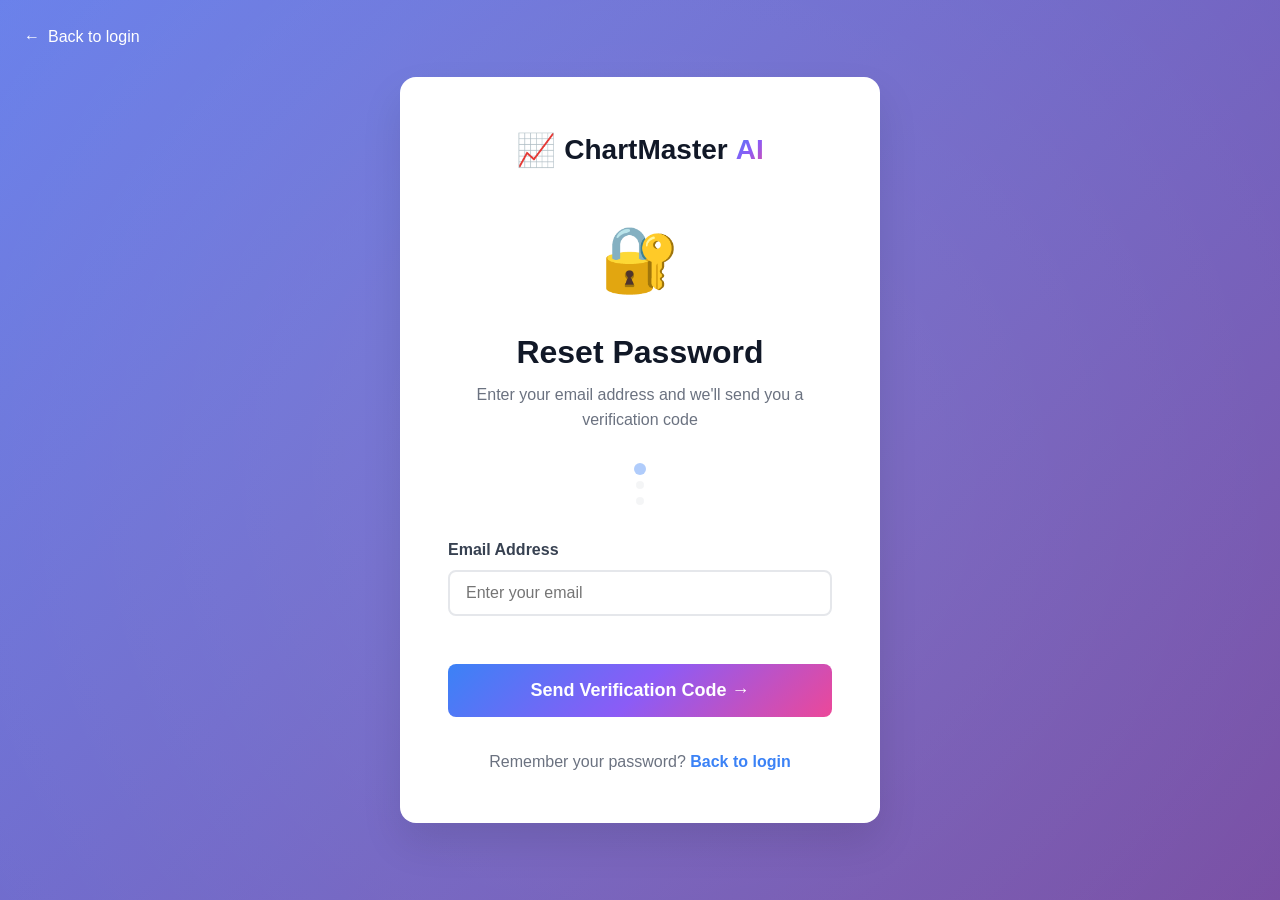
<file: frontend/forgot-password.html>
<!DOCTYPE html>
<html lang="en">
<head>
    <meta charset="UTF-8">
    <meta name="viewport" content="width=device-width, initial-scale=1.0">
    <title>Reset Password - ChartMaster AI</title>
    <link rel="stylesheet" href="css/styles.css">
    <style>
        /* Base Styles */
        * {
            margin: 0;
            padding: 0;
            box-sizing: border-box;
        }

        body {
            font-family: -apple-system, BlinkMacSystemFont, 'Segoe UI', Roboto, sans-serif;
        }

        /* Auth Container */
        .auth-container {
            min-height: 100vh;
            display: flex;
            align-items: center;
            justify-content: center;
            background: linear-gradient(135deg, #667eea 0%, #764ba2 100%);
            position: relative;
            overflow: hidden;
        }

        .auth-container::before {
            content: '';
            position: absolute;
            top: -50%;
            left: -50%;
            width: 200%;
            height: 200%;
            background: radial-gradient(circle, rgba(255,255,255,0.1) 0%, transparent 70%);
            animation: rotate 30s linear infinite;
        }

        @keyframes rotate {
            from { transform: rotate(0deg); }
            to { transform: rotate(360deg); }
        }

        /* Auth Card */
        .auth-card {
            background: white;
            padding: 48px;
            border-radius: 16px;
            box-shadow: 0 20px 40px rgba(0, 0, 0, 0.1);
            width: 100%;
            max-width: 480px;
            position: relative;
            z-index: 1;
        }

        /* Logo */
        .logo-link {
            display: flex;
            align-items: center;
            justify-content: center;
            gap: 8px;
            text-decoration: none;
            margin-bottom: 32px;
        }

        .logo-icon {
            font-size: 32px;
        }

        .logo-text {
            font-size: 28px;
            font-weight: 700;
            color: #111827;
        }

        .logo-ai {
            background: linear-gradient(135deg, #3B82F6 0%, #8B5CF6 50%, #EC4899 100%);
            -webkit-background-clip: text;
            -webkit-text-fill-color: transparent;
            background-clip: text;
        }

        /* Typography */
        h1 {
            font-size: 32px;
            font-weight: 700;
            text-align: center;
            margin-bottom: 12px;
            color: #111827;
        }

        h2 {
            font-size: 24px;
            font-weight: 700;
            color: #111827;
            margin-bottom: 12px;
        }

        .welcome-text {
            text-align: center;
            color: #6b7280;
            margin-bottom: 32px;
        }

        /* Form Elements */
        .form-group {
            margin-bottom: 24px;
        }

        .form-group label {
            display: block;
            margin-bottom: 8px;
            font-weight: 600;
            color: #374151;
        }

        .form-group input {
            width: 100%;
            padding: 12px 16px;
            border: 2px solid #e5e7eb;
            border-radius: 8px;
            font-size: 16px;
            transition: all 0.3s;
        }

        .form-group input:focus {
            outline: none;
            border-color: #3B82F6;
            box-shadow: 0 0 0 3px rgba(59, 130, 246, 0.1);
        }

        /* Buttons */
        .auth-btn {
            width: 100%;
            padding: 16px;
            background: linear-gradient(135deg, #3B82F6 0%, #8B5CF6 50%, #EC4899 100%);
            color: white;
            border: none;
            border-radius: 8px;
            font-size: 18px;
            font-weight: 600;
            cursor: pointer;
            transition: all 0.3s;
            margin-top: 24px;
        }

        .auth-btn:hover {
            transform: translateY(-2px);
            box-shadow: 0 10px 20px rgba(0, 0, 0, 0.2);
        }

        .auth-btn:disabled {
            opacity: 0.7;
            cursor: not-allowed;
            transform: none;
        }

        /* Links */
        .auth-link {
            text-align: center;
            margin-top: 32px;
            color: #6b7280;
        }

        .auth-link a {
            color: #3B82F6;
            text-decoration: none;
            font-weight: 600;
        }

        .auth-link a:hover {
            text-decoration: underline;
        }

        /* Messages */
        .error-message {
            background: #fee2e2;
            color: #991b1b;
            padding: 12px 16px;
            border-radius: 8px;
            margin-bottom: 24px;
            display: none;
            align-items: center;
            gap: 8px;
        }

        .error-message.show {
            display: flex;
        }

        /* Specific Styles */
        .reset-icon {
            font-size: 64px;
            text-align: center;
            margin-bottom: 24px;
        }

        .step-indicator {
            display: flex;
            justify-content: center;
            gap: 8px;
            margin-bottom: 32px;
        }

        .step-dot {
            width: 8px;
            height: 8px;
            border-radius: 50%;
            background: #e5e7eb;
            transition: all 0.3s;
        }

        .step-dot.active {
            background: #3b82f6;
            transform: scale(1.5);
        }

        .code-inputs {
            display: flex;
            gap: 12px;
            justify-content: center;
            margin-bottom: 24px;
        }

        .code-input {
            width: 60px;
            height: 60px;
            text-align: center;
            font-size: 24px;
            font-weight: 600;
            border: 2px solid #e5e7eb;
            border-radius: 12px;
            transition: all 0.3s;
        }

        .code-input:focus {
            outline: none;
            border-color: #3b82f6;
            box-shadow: 0 0 0 3px rgba(59, 130, 246, 0.1);
        }

        .resend-section {
            text-align: center;
            margin-top: 24px;
        }

        .resend-text {
            color: #6b7280;
            font-size: 14px;
        }

        .resend-link {
            color: #3b82f6;
            text-decoration: none;
            font-weight: 600;
            cursor: pointer;
        }

        .resend-link:hover {
            text-decoration: underline;
        }

        .resend-link.disabled {
            color: #9ca3af;
            cursor: not-allowed;
            pointer-events: none;
        }

        .countdown {
            color: #3b82f6;
            font-weight: 600;
        }

        .success-state {
            text-align: center;
            display: none;
        }

        .success-icon {
            font-size: 80px;
            margin-bottom: 24px;
        }

        .success-title {
            font-size: 24px;
            font-weight: 700;
            color: #111827;
            margin-bottom: 12px;
        }

        .success-text {
            color: #6b7280;
            margin-bottom: 32px;
        }

        .back-home {
            position: absolute;
            top: 24px;
            left: 24px;
            color: white;
            text-decoration: none;
            display: flex;
            align-items: center;
            gap: 8px;
            font-weight: 500;
            transition: opacity 0.3s;
            z-index: 2;
        }

        .back-home:hover {
            opacity: 0.8;
        }

        /* Code style for password display */
        code {
            font-family: 'Courier New', Courier, monospace;
            background: transparent;
            padding: 0;
        }

        /* Mobile Responsive */
        @media (max-width: 640px) {
            .auth-card {
                margin: 20px;
                padding: 32px 24px;
            }

            h1 {
                font-size: 24px;
            }

            .code-inputs {
                gap: 8px;
            }

            .code-input {
                width: 45px;
                height: 45px;
                font-size: 18px;
            }
        }
    </style>
</head>
<body>
    <div class="auth-container">
        <a href="/login" class="back-home">
            <span>←</span>
            Back to login
        </a>

        <div class="auth-card">
            <a href="/" class="logo-link">
                <span class="logo-icon">📈</span>
                <span class="logo-text">ChartMaster</span>
                <span class="logo-text logo-ai">AI</span>
            </a>

            <!-- Step 1: Email Input -->
            <div id="emailStep">
                <div class="reset-icon">🔐</div>
                <h1>Reset Password</h1>
                <p class="welcome-text">Enter your email address and we'll send you a verification code</p>

                <div class="step-indicator">
                    <div class="step-dot active"></div>
                    <div class="step-dot"></div>
                    <div class="step-dot"></div>
                </div>

                <div class="error-message" id="errorMessage">
                    <span>⚠️</span>
                    <span id="errorText">Email not found</span>
                </div>

                <form id="emailForm">
                    <div class="form-group">
                        <label>Email Address</label>
                        <input 
                            type="email" 
                            id="email" 
                            placeholder="Enter your email"
                            required
                            autocomplete="email"
                        >
                    </div>
                    
                    <button type="submit" class="auth-btn" id="emailSubmitBtn">
                        Send Verification Code →
                    </button>
                </form>

                <p class="auth-link">
                    Remember your password? <a href="/login">Back to login</a>
                </p>
            </div>

            <!-- Step 2: Code Verification -->
            <div id="codeStep" style="display: none;">
                <div class="reset-icon">📧</div>
                <h1>Check Your Email</h1>
                <p class="welcome-text">We've sent a 6-digit code to <strong id="emailDisplay"></strong></p>

                <div class="step-indicator">
                    <div class="step-dot"></div>
                    <div class="step-dot active"></div>
                    <div class="step-dot"></div>
                </div>

                <div class="error-message" id="codeErrorMessage">
                    <span>⚠️</span>
                    <span id="codeErrorText">Invalid code</span>
                </div>

                <form id="codeForm">
                    <div class="code-inputs">
                        <input type="text" class="code-input" maxlength="1" pattern="[0-9]" required>
                        <input type="text" class="code-input" maxlength="1" pattern="[0-9]" required>
                        <input type="text" class="code-input" maxlength="1" pattern="[0-9]" required>
                        <input type="text" class="code-input" maxlength="1" pattern="[0-9]" required>
                        <input type="text" class="code-input" maxlength="1" pattern="[0-9]" required>
                        <input type="text" class="code-input" maxlength="1" pattern="[0-9]" required>
                    </div>
                    
                    <button type="submit" class="auth-btn" id="codeSubmitBtn">
                        Verify Code →
                    </button>
                </form>

                <div class="resend-section">
                    <p class="resend-text">
                        Didn't receive the code? 
                        <a href="#" class="resend-link" id="resendLink" onclick="resendCode(); return false;">Resend</a>
                        <span id="countdown" style="display: none;">in <span class="countdown">60</span>s</span>
                    </p>
                </div>

                <p class="auth-link">
                    <a href="#" onclick="backToEmail(); return false;">Use different email</a>
                </p>
            </div>

            <!-- Step 3: Success -->
            <div id="successStep" class="success-state">
                <div class="success-icon">✅</div>
                <h2 class="success-title">Password Reset Successful!</h2>
                
                <!-- Email sent message (when email is configured) -->
                <div id="emailSentMessage" style="display: none;">
                    <p class="success-text">
                        Your new password has been sent to your email.<br>
                        Please check your inbox.
                    </p>
                </div>
                
                <!-- Password display (when email is not configured) -->
                <div id="passwordDisplay" style="display: none;">
                    <p class="success-text">Your new password is:</p>
                    <div style="background: #f0f9ff; border: 1px solid #3b82f6; padding: 20px; border-radius: 8px; margin: 20px 0;">
                        <code id="newPasswordText" style="font-size: 20px; font-weight: 600; color: #1e40af; letter-spacing: 1px;"></code>
                    </div>
                    <p style="background: #fef3c7; color: #92400e; padding: 12px; border-radius: 6px; font-size: 14px; margin: 16px 0;">
                        ⚠️ Please save this password immediately! For security reasons, it won't be shown again.
                    </p>
                </div>

                <div class="step-indicator">
                    <div class="step-dot"></div>
                    <div class="step-dot"></div>
                    <div class="step-dot active"></div>
                </div>

                <button class="auth-btn" onclick="window.location.href='/login'">
                    Go to Login →
                </button>
            </div>
        </div>
    </div>
    
    <script>
        let currentEmail = '';
        let countdownTimer = null;
        let resendEnabled = true;

        // Ensure the page is interactive
        document.addEventListener('DOMContentLoaded', function() {
            console.log('Page loaded - Forgot Password');
            
            // Test if form exists
            const emailForm = document.getElementById('emailForm');
            if (emailForm) {
                console.log('Email form found');
            } else {
                console.error('Email form not found!');
            }
        });

        // Auto-advance code inputs
        document.querySelectorAll('.code-input').forEach((input, index, inputs) => {
            input.addEventListener('input', (e) => {
                if (e.target.value.length === 1) {
                    if (index < inputs.length - 1) {
                        inputs[index + 1].focus();
                    }
                }
            });

            input.addEventListener('keydown', (e) => {
                if (e.key === 'Backspace' && e.target.value === '' && index > 0) {
                    inputs[index - 1].focus();
                }
            });

            // Only allow numbers
            input.addEventListener('input', (e) => {
                e.target.value = e.target.value.replace(/[^0-9]/g, '');
            });
        });

        // Handle email form submission
        document.getElementById('emailForm').addEventListener('submit', async (e) => {
            e.preventDefault();
            console.log('Form submitted');
            
            const submitBtn = document.getElementById('emailSubmitBtn');
            const errorMessage = document.getElementById('errorMessage');
            
            errorMessage.classList.remove('show');
            submitBtn.disabled = true;
            submitBtn.textContent = 'Sending...';
            
            currentEmail = document.getElementById('email').value;
            console.log('Sending reset code to:', currentEmail);
            
            try {
                const response = await fetch('/api/forgot-password', {
                    method: 'POST',
                    headers: { 'Content-Type': 'application/json' },
                    body: JSON.stringify({ email: currentEmail })
                });
                
                const data = await response.json();
                console.log('Response:', data);
                
                if (response.ok) {
                    // Show code step
                    document.getElementById('emailStep').style.display = 'none';
                    document.getElementById('codeStep').style.display = 'block';
                    document.getElementById('emailDisplay').textContent = currentEmail;
                    
                    // Focus first code input
                    document.querySelector('.code-input').focus();
                    
                    // Start countdown
                    startResendCountdown();
                } else {
                    document.getElementById('errorText').textContent = 
                        data.error || 'Email not found';
                    errorMessage.classList.add('show');
                    submitBtn.disabled = false;
                    submitBtn.textContent = 'Send Verification Code →';
                }
            } catch (error) {
                console.error('Error:', error);
                document.getElementById('errorText').textContent = 
                    'Network error. Please try again.';
                errorMessage.classList.add('show');
                submitBtn.disabled = false;
                submitBtn.textContent = 'Send Verification Code →';
            }
        });

        // Handle code form submission
        document.getElementById('codeForm').addEventListener('submit', async (e) => {
            e.preventDefault();
            
            const submitBtn = document.getElementById('codeSubmitBtn');
            const errorMessage = document.getElementById('codeErrorMessage');
            
            errorMessage.classList.remove('show');
            submitBtn.disabled = true;
            submitBtn.textContent = 'Verifying...';
            
            // Get code from inputs
            const codeInputs = document.querySelectorAll('.code-input');
            const code = Array.from(codeInputs).map(input => input.value).join('');
            
            if (code.length !== 6) {
                document.getElementById('codeErrorText').textContent = 'Please enter all 6 digits';
                errorMessage.classList.add('show');
                submitBtn.disabled = false;
                submitBtn.textContent = 'Verify Code →';
                return;
            }
            
            try {
                const response = await fetch('/api/verify-reset-code', {
                    method: 'POST',
                    headers: { 'Content-Type': 'application/json' },
                    body: JSON.stringify({ 
                        email: currentEmail,
                        code: code 
                    })
                });
                
                const data = await response.json();
                
                if (response.ok) {
                    // Show success step
                    document.getElementById('codeStep').style.display = 'none';
                    document.getElementById('successStep').style.display = 'block';
                    
                    // Check if we have a test password (email not configured)
                    if (data.testPassword) {
                        // Show password on page
                        document.getElementById('passwordDisplay').style.display = 'block';
                        document.getElementById('newPasswordText').textContent = data.testPassword;
                        document.getElementById('emailSentMessage').style.display = 'none';
                    } else {
                        // Email was sent
                        document.getElementById('emailSentMessage').style.display = 'block';
                        document.getElementById('passwordDisplay').style.display = 'none';
                    }
                } else {
                    document.getElementById('codeErrorText').textContent = 
                        data.error || 'Invalid code';
                    errorMessage.classList.add('show');
                    submitBtn.disabled = false;
                    submitBtn.textContent = 'Verify Code →';
                }
            } catch (error) {
                document.getElementById('codeErrorText').textContent = 
                    'Network error. Please try again.';
                errorMessage.classList.add('show');
                submitBtn.disabled = false;
                submitBtn.textContent = 'Verify Code →';
            }
        });

        // Resend code
        async function resendCode() {
            if (!resendEnabled) return;
            
            const resendLink = document.getElementById('resendLink');
            resendLink.textContent = 'Sending...';
            
            try {
                const response = await fetch('/api/forgot-password', {
                    method: 'POST',
                    headers: { 'Content-Type': 'application/json' },
                    body: JSON.stringify({ email: currentEmail })
                });
                
                if (response.ok) {
                    resendLink.textContent = 'Code sent!';
                    startResendCountdown();
                } else {
                    resendLink.textContent = 'Failed. Try again';
                    setTimeout(() => {
                        resendLink.textContent = 'Resend';
                    }, 2000);
                }
            } catch (error) {
                resendLink.textContent = 'Failed. Try again';
                setTimeout(() => {
                    resendLink.textContent = 'Resend';
                }, 2000);
            }
        }

        // Start resend countdown
        function startResendCountdown() {
            resendEnabled = false;
            const resendLink = document.getElementById('resendLink');
            const countdown = document.getElementById('countdown');
            const countdownSpan = countdown.querySelector('.countdown');
            
            resendLink.classList.add('disabled');
            countdown.style.display = 'inline';
            
            let seconds = 60;
            countdownSpan.textContent = seconds;
            
            countdownTimer = setInterval(() => {
                seconds--;
                countdownSpan.textContent = seconds;
                
                if (seconds <= 0) {
                    clearInterval(countdownTimer);
                    resendEnabled = true;
                    resendLink.classList.remove('disabled');
                    resendLink.textContent = 'Resend';
                    countdown.style.display = 'none';
                }
            }, 1000);
        }

        // Back to email step
        function backToEmail() {
            document.getElementById('codeStep').style.display = 'none';
            document.getElementById('emailStep').style.display = 'block';
            
            // Clear code inputs
            document.querySelectorAll('.code-input').forEach(input => {
                input.value = '';
            });
            
            // Clear countdown
            if (countdownTimer) {
                clearInterval(countdownTimer);
            }
        }
    </script>
</body>
</html>
</file>
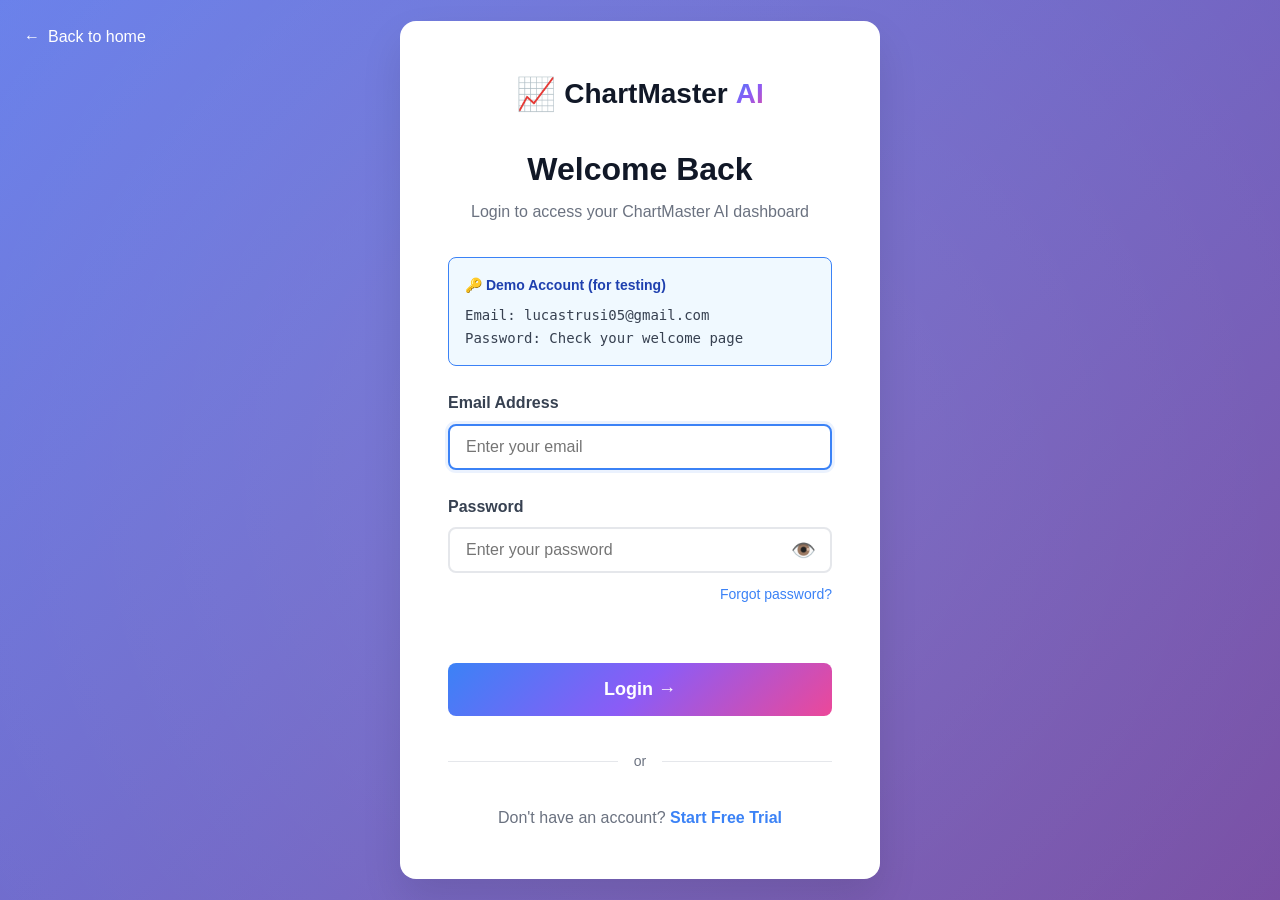
<file: frontend/login.html>
<!DOCTYPE html>
<html lang="en">
<head>
    <meta charset="UTF-8">
    <meta name="viewport" content="width=device-width, initial-scale=1.0">
    <title>Login - ChartMaster AI</title>
    <link rel="stylesheet" href="css/styles.css">
    <link rel="stylesheet" href="css/auth.css">
    <style>
        /* Additional Login Styles */
        .auth-container {
            min-height: 100vh;
            display: flex;
            align-items: center;
            justify-content: center;
            background: linear-gradient(135deg, #667eea 0%, #764ba2 100%);
            position: relative;
            overflow: hidden;
        }

        /* Animated Background */
        .auth-container::before {
            content: '';
            position: absolute;
            top: -50%;
            left: -50%;
            width: 200%;
            height: 200%;
            background: radial-gradient(circle, rgba(255,255,255,0.1) 0%, transparent 70%);
            animation: rotate 30s linear infinite;
        }

        @keyframes rotate {
            from { transform: rotate(0deg); }
            to { transform: rotate(360deg); }
        }

        .auth-card {
            background: white;
            padding: 48px;
            border-radius: 16px;
            box-shadow: 0 20px 40px rgba(0, 0, 0, 0.1);
            width: 100%;
            max-width: 480px;
            position: relative;
            z-index: 1;
        }

        .logo-link {
            display: flex;
            align-items: center;
            justify-content: center;
            gap: 8px;
            text-decoration: none;
            margin-bottom: 32px;
        }

        .logo-icon {
            font-size: 32px;
        }

        .logo-text {
            font-size: 28px;
            font-weight: 700;
            color: #111827;
        }

        .logo-ai {
            background: linear-gradient(135deg, #3B82F6 0%, #8B5CF6 50%, #EC4899 100%);
            -webkit-background-clip: text;
            -webkit-text-fill-color: transparent;
            background-clip: text;
        }

        h1 {
            font-size: 32px;
            font-weight: 700;
            text-align: center;
            margin-bottom: 12px;
            color: #111827;
        }

        .welcome-text {
            text-align: center;
            color: #6b7280;
            margin-bottom: 32px;
        }

        .form-group {
            margin-bottom: 24px;
        }

        .form-group label {
            display: block;
            margin-bottom: 8px;
            font-weight: 600;
            color: #374151;
        }

        .form-group input {
            width: 100%;
            padding: 12px 16px;
            border: 2px solid #e5e7eb;
            border-radius: 8px;
            font-size: 16px;
            transition: all 0.3s;
        }

        .form-group input:focus {
            outline: none;
            border-color: #3B82F6;
            box-shadow: 0 0 0 3px rgba(59, 130, 246, 0.1);
        }

        .password-wrapper {
            position: relative;
        }

        .toggle-password {
            position: absolute;
            right: 16px;
            top: 50%;
            transform: translateY(-50%);
            background: none;
            border: none;
            cursor: pointer;
            font-size: 20px;
            color: #6b7280;
        }

        .toggle-password:hover {
            color: #374151;
        }

        .forgot-password {
            text-align: right;
            margin-top: 8px;
        }

        .forgot-password a {
            color: #3B82F6;
            text-decoration: none;
            font-size: 14px;
            font-weight: 500;
        }

        .forgot-password a:hover {
            text-decoration: underline;
        }

        .auth-btn {
            width: 100%;
            padding: 16px;
            background: linear-gradient(135deg, #3B82F6 0%, #8B5CF6 50%, #EC4899 100%);
            color: white;
            border: none;
            border-radius: 8px;
            font-size: 18px;
            font-weight: 600;
            cursor: pointer;
            transition: all 0.3s;
            margin-top: 32px;
        }

        .auth-btn:hover {
            transform: translateY(-2px);
            box-shadow: 0 10px 20px rgba(0, 0, 0, 0.2);
        }

        .auth-btn:disabled {
            opacity: 0.7;
            cursor: not-allowed;
            transform: none;
        }

        .divider {
            position: relative;
            margin: 32px 0;
            text-align: center;
        }

        .divider::before {
            content: '';
            position: absolute;
            left: 0;
            top: 50%;
            width: 100%;
            height: 1px;
            background: #e5e7eb;
        }

        .divider span {
            background: white;
            padding: 0 16px;
            position: relative;
            color: #6b7280;
            font-size: 14px;
        }

        .auth-link {
            text-align: center;
            margin-top: 32px;
            color: #6b7280;
        }

        .auth-link a {
            color: #3B82F6;
            text-decoration: none;
            font-weight: 600;
        }

        .auth-link a:hover {
            text-decoration: underline;
        }

        .error-message {
            background: #fee2e2;
            color: #991b1b;
            padding: 12px 16px;
            border-radius: 8px;
            margin-bottom: 24px;
            display: none;
            align-items: center;
            gap: 8px;
        }

        .error-message.show {
            display: flex;
        }

        .success-message {
            background: #d1fae5;
            color: #065f46;
            padding: 12px 16px;
            border-radius: 8px;
            margin-bottom: 24px;
            display: none;
            align-items: center;
            gap: 8px;
        }

        .success-message.show {
            display: flex;
        }

        /* Back to home link */
        .back-home {
            position: absolute;
            top: 24px;
            left: 24px;
            color: white;
            text-decoration: none;
            display: flex;
            align-items: center;
            gap: 8px;
            font-weight: 500;
            transition: opacity 0.3s;
            z-index: 2;
        }

        .back-home:hover {
            opacity: 0.8;
        }

        /* Demo Account Info */
        .demo-info {
            background: #f0f9ff;
            border: 1px solid #3b82f6;
            border-radius: 8px;
            padding: 16px;
            margin-bottom: 24px;
        }

        .demo-info h3 {
            font-size: 14px;
            font-weight: 600;
            color: #1e40af;
            margin-bottom: 8px;
        }

        .demo-credentials {
            font-family: monospace;
            font-size: 14px;
            color: #374151;
        }
    </style>
</head>
<body>
    <div class="auth-container">
        <a href="/" class="back-home">
            <span>←</span>
            Back to home
        </a>

        <div class="auth-card">
            <a href="/" class="logo-link">
                <span class="logo-icon">📈</span>
                <span class="logo-text">ChartMaster</span>
                <span class="logo-text logo-ai">AI</span>
            </a>

            <h1>Welcome Back</h1>
            <p class="welcome-text">Login to access your ChartMaster AI dashboard</p>

            <!-- Error/Success Messages -->
            <div class="error-message" id="errorMessage">
                <span>⚠️</span>
                <span id="errorText">Invalid email or password</span>
            </div>

            <div class="success-message" id="successMessage">
                <span>✅</span>
                <span id="successText">Login successful! Redirecting...</span>
            </div>

            <!-- Demo Account Info (remove in production) -->
            <div class="demo-info" id="demoInfo">
                <h3>🔑 Demo Account (for testing)</h3>
                <div class="demo-credentials">
                    Email: lucastrusi05@gmail.com<br>
                    Password: Check your welcome page
                </div>
            </div>
            
            <form id="loginForm">
                <div class="form-group">
                    <label>Email Address</label>
                    <input 
                        type="email" 
                        id="email" 
                        placeholder="Enter your email"
                        required
                        autocomplete="email"
                    >
                </div>
                
                <div class="form-group">
                    <label>Password</label>
                    <div class="password-wrapper">
                        <input 
                            type="password" 
                            id="password" 
                            placeholder="Enter your password"
                            required
                            autocomplete="current-password"
                        >
                        <button type="button" class="toggle-password" onclick="togglePassword()">
                            <span id="passwordToggle">👁️</span>
                        </button>
                    </div>
                    <div class="forgot-password">
                        <a href="/forgot-password">Forgot password?</a>
                    </div>
                </div>
                
                <button type="submit" class="auth-btn" id="submitBtn">
                    Login →
                </button>
            </form>
            
            <div class="divider">
                <span>or</span>
            </div>
            
            <p class="auth-link">
                Don't have an account? <a href="/register">Start Free Trial</a>
            </p>
        </div>
    </div>
    
    <script>
        // Toggle password visibility
        function togglePassword() {
            const passwordInput = document.getElementById('password');
            const toggleIcon = document.getElementById('passwordToggle');
            
            if (passwordInput.type === 'password') {
                passwordInput.type = 'text';
                toggleIcon.textContent = '👁️‍🗨️';
            } else {
                passwordInput.type = 'password';
                toggleIcon.textContent = '👁️';
            }
        }

        // Hide demo info after 30 seconds
        setTimeout(() => {
            const demoInfo = document.getElementById('demoInfo');
            if (demoInfo) {
                demoInfo.style.display = 'none';
            }
        }, 30000);

        // In login.html - Ersetzen Sie den login form handler mit diesem:
document.getElementById('loginForm').addEventListener('submit', async (e) => {
    e.preventDefault();
    
    const submitBtn = document.getElementById('submitBtn');
    const errorMessage = document.getElementById('errorMessage');
    const successMessage = document.getElementById('successMessage');
    
    // Reset messages
    errorMessage.classList.remove('show');
    successMessage.classList.remove('show');
    
    // Disable button and show loading
    submitBtn.disabled = true;
    submitBtn.textContent = 'Logging in...';
    
    const email = document.getElementById('email').value;
    const password = document.getElementById('password').value;
    
    try {
        console.log('Attempting login for:', email);
        
        const response = await fetch('/api/login', {
            method: 'POST',
            headers: { 'Content-Type': 'application/json' },
            body: JSON.stringify({ email, password })
        });
        
        console.log('Login response status:', response.status);
        
        const data = await response.json();
        console.log('Login response data:', data);
        
        if (response.ok && data.token) {
            // Store token
            localStorage.setItem('token', data.token);
            console.log('Token saved to localStorage');
            
            // Test the token immediately
            const testResponse = await fetch('/api/user', {
                headers: { 'Authorization': `Bearer ${data.token}` }
            });
            
            console.log('Token test response:', testResponse.status);
            
            if (!testResponse.ok) {
                console.error('Token test failed!');
                throw new Error('Token validation failed');
            }
            
            // Show success message
            successMessage.classList.add('show');
            
            // Redirect to dashboard after a short delay
            setTimeout(() => {
                console.log('Redirecting to dashboard...');
                window.location.href = '/dashboard';
            }, 1000);
        } else {
            // Show error message
            document.getElementById('errorText').textContent = 
                data.error || 'Invalid email or password';
            errorMessage.classList.add('show');
            
            // Re-enable button
            submitBtn.disabled = false;
            submitBtn.textContent = 'Login →';
        }
    } catch (error) {
        console.error('Login error:', error);
        
        // Show error message
        document.getElementById('errorText').textContent = 
            'Network error. Please try again.';
        errorMessage.classList.add('show');
        
        // Re-enable button
        submitBtn.disabled = false;
        submitBtn.textContent = 'Login →';
    }
});

        // Auto-focus email field
        document.getElementById('email').focus();

        // Check if already logged in
        if (localStorage.getItem('token')) {
            // Optionally redirect to dashboard if already logged in
            // window.location.href = '/dashboard';
        }
    </script>
</body>
</html>
</file>
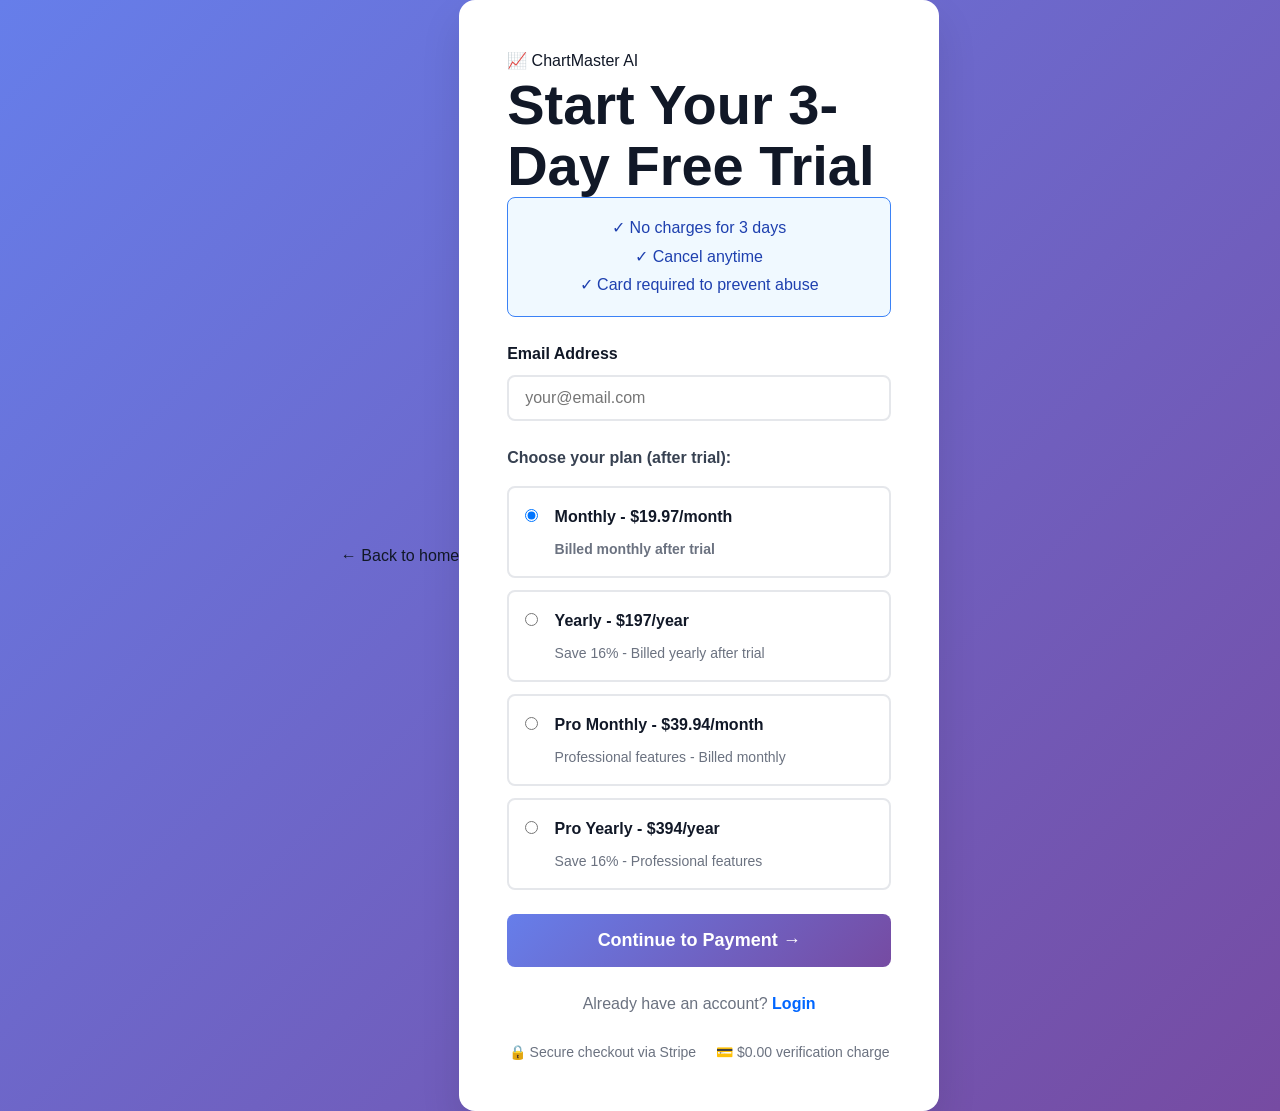
<file: frontend/register.html>
<!DOCTYPE html>
<html lang="en">
<head>
    <meta charset="UTF-8">
    <meta name="viewport" content="width=device-width, initial-scale=1.0">
    <title>Start Free Trial - ChartMaster AI</title>
    <link rel="stylesheet" href="css/styles.css">
    <link rel="stylesheet" href="css/auth.css">
    <style>
        /* Additional styles for register page */
        .error-message {
            background: #fee2e2;
            color: #991b1b;
            padding: 12px 16px;
            border-radius: 8px;
            margin-bottom: 24px;
            display: none;
            align-items: center;
            gap: 8px;
        }

        .error-message.show {
            display: flex;
        }

        .plan-selector {
            margin: 24px 0;
        }

        .plan-selector h3 {
            font-size: 16px;
            font-weight: 600;
            margin-bottom: 16px;
            color: #374151;
        }

        .plan-option {
            display: block;
            margin-bottom: 12px;
            cursor: pointer;
        }

        .plan-option input[type="radio"] {
            margin-right: 12px;
        }

        .plan-details {
            display: inline-flex;
            flex-direction: column;
            gap: 4px;
        }

        .plan-name {
            font-weight: 600;
            color: #111827;
        }

        .plan-info {
            font-size: 14px;
            color: #6b7280;
        }

        .security-badges {
            display: flex;
            justify-content: center;
            gap: 20px;
            margin-top: 24px;
            font-size: 14px;
            color: #6b7280;
        }

        .trial-info {
            background: #f0f9ff;
            border: 1px solid #3b82f6;
            padding: 16px;
            border-radius: 8px;
            margin-bottom: 24px;
            line-height: 1.8;
            color: #1e40af;
            text-align: center;
        }
    </style>
</head>
<body>
    <div class="auth-container">
        <a href="/" class="back-home">
            <span>←</span>
            Back to home
        </a>

        <div class="auth-card">
            <a href="/" class="logo-link">
                <span class="logo-icon">📈</span>
                <span class="logo-text">ChartMaster</span>
                <span class="logo-text logo-ai">AI</span>
            </a>

            <h1>Start Your 3-Day Free Trial</h1>
            
            <div class="trial-info">
                ✓ No charges for 3 days<br>
                ✓ Cancel anytime<br>
                ✓ Card required to prevent abuse
            </div>

            <div class="error-message" id="errorMessage">
                <span>⚠️</span>
                <span id="errorText">Something went wrong</span>
            </div>
            
            <form id="registerForm">
                <div class="form-group">
                    <label>Email Address</label>
                    <input type="email" id="email" required placeholder="your@email.com">
                </div>
                
                <div class="plan-selector">
                    <h3>Choose your plan (after trial):</h3>
                    <label class="plan-option">
                        <input type="radio" name="plan" value="monthly" checked>
                        <div class="plan-details">
                            <span class="plan-name">Monthly - $19.97/month</span>
                            <span class="plan-info">Billed monthly after trial</span>
                        </div>
                    </label>
                    <label class="plan-option">
                        <input type="radio" name="plan" value="yearly">
                        <div class="plan-details">
                            <span class="plan-name">Yearly - $197/year</span>
                            <span class="plan-info">Save 16% - Billed yearly after trial</span>
                        </div>
                    </label>
                    <label class="plan-option">
                        <input type="radio" name="plan" value="monthly-pro">
                        <div class="plan-details">
                            <span class="plan-name">Pro Monthly - $39.94/month</span>
                            <span class="plan-info">Professional features - Billed monthly</span>
                        </div>
                    </label>
                    <label class="plan-option">
                        <input type="radio" name="plan" value="yearly-pro">
                        <div class="plan-details">
                            <span class="plan-name">Pro Yearly - $394/year</span>
                            <span class="plan-info">Save 16% - Professional features</span>
                        </div>
                    </label>
                </div>
                
                <button type="submit" class="auth-btn" id="submitBtn">
                    Continue to Payment →
                </button>
            </form>
            
            <p class="auth-link">
                Already have an account? <a href="/login">Login</a>
            </p>
            
            <div class="security-badges">
                <span>🔒 Secure checkout via Stripe</span>
                <span>💳 $0.00 verification charge</span>
            </div>
        </div>
    </div>
    
    <script>
    // Get selected plan from localStorage or default to monthly
    const selectedPlan = localStorage.getItem('selectedPlan') || 'monthly';
    
    // Set the correct radio button
    document.addEventListener('DOMContentLoaded', function() {
        const planRadio = document.querySelector(`input[name="plan"][value="${selectedPlan}"]`);
        if (planRadio) {
            planRadio.checked = true;
        }
    });
    
    document.getElementById('registerForm').addEventListener('submit', async (e) => {
        e.preventDefault();
        
        const submitBtn = document.getElementById('submitBtn');
        const errorMessage = document.getElementById('errorMessage');
        
        // Reset messages
        errorMessage.classList.remove('show');
        
        // Disable button and show loading
        submitBtn.disabled = true;
        submitBtn.textContent = 'Processing...';
        
        const email = document.getElementById('email').value;
        const plan = document.querySelector('input[name="plan"]:checked').value;
        
        console.log('Starting trial for:', email, 'Plan:', plan);
        
        try {
            const response = await fetch('/api/start-trial', {
                method: 'POST',
                headers: { 'Content-Type': 'application/json' },
                body: JSON.stringify({ email, plan })
            });
            
            console.log('Response status:', response.status);
            const data = await response.json();
            console.log('Response data:', data);
            
            if (data.url) {
                console.log('Redirecting to Stripe:', data.url);
                // Clear selected plan
                localStorage.removeItem('selectedPlan');
                // Redirect to Stripe Checkout
                window.location.href = data.url;
            } else {
                console.error('No URL in response:', data);
                document.getElementById('errorText').textContent = data.error || 'Registration failed';
                errorMessage.classList.add('show');
                submitBtn.disabled = false;
                submitBtn.textContent = 'Continue to Payment →';
            }
        } catch (error) {
            console.error('Registration error:', error);
            document.getElementById('errorText').textContent = 'Network error. Please try again.';
            errorMessage.classList.add('show');
            submitBtn.disabled = false;
            submitBtn.textContent = 'Continue to Payment →';
        }
    });
    </script>
</body>
</html>
</file>
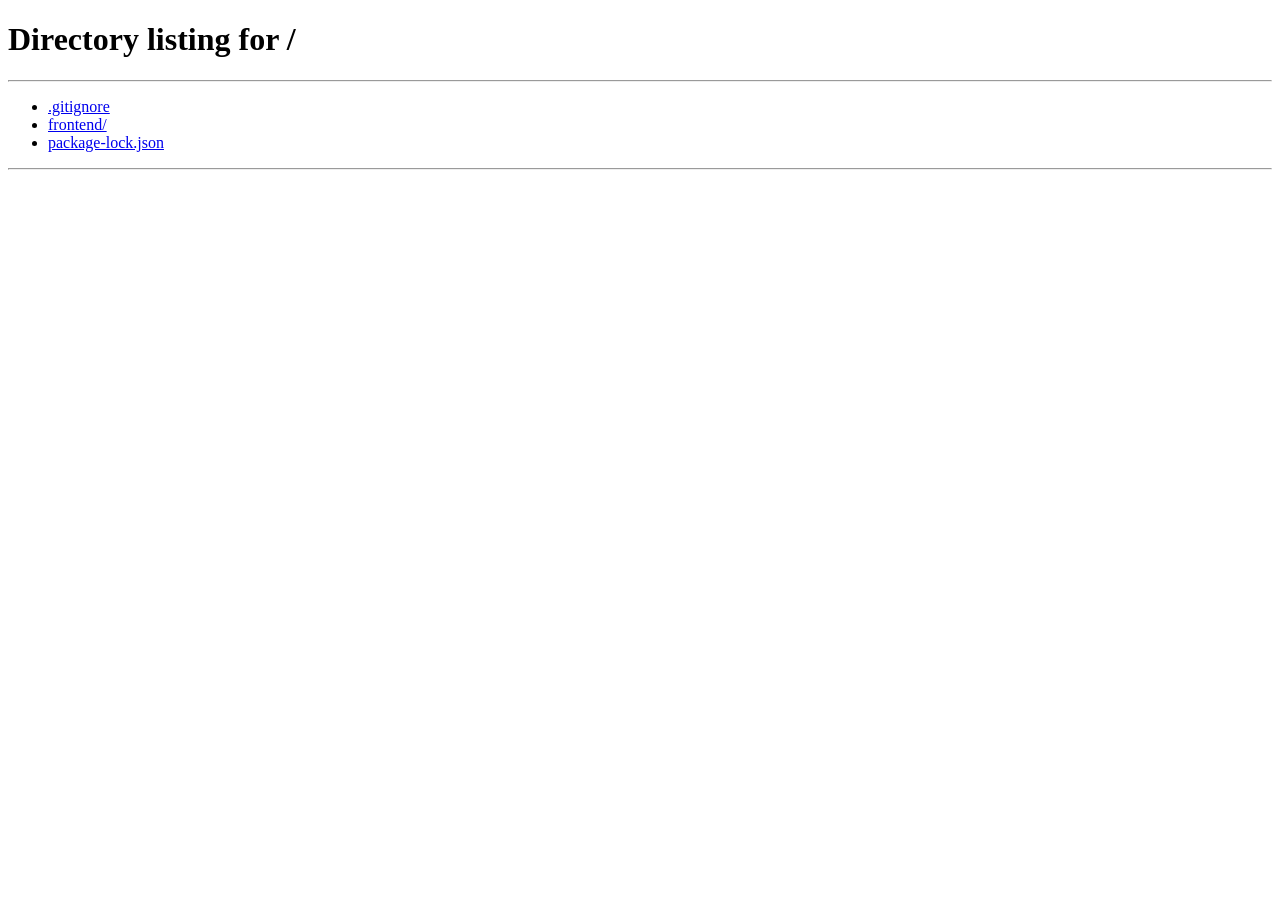
<file: frontend/welcome.html>
<!DOCTYPE html>
<html lang="en">
<head>
    <meta charset="UTF-8">
    <title>Welcome - ChartMaster AI</title>
    <link rel="stylesheet" href="css/styles.css">
    <link rel="stylesheet" href="css/auth.css">
</head>
<body>
    <div class="auth-container">
        <div class="auth-card welcome-card">
            <div class="success-icon">✅</div>
            <h1>Welcome to ChartMaster AI!</h1>
            <p>Your 3-day free trial has started</p>
            
            <div class="welcome-info" id="welcomeInfo">
                <p>Setting up your account...</p>
            </div>
            
            <div class="password-display" id="passwordDisplay" style="display: none;">
                <h3>Your Login Credentials</h3>
                <div class="credential-box">
                    <label>Email:</label>
                    <div id="userEmail" class="credential-value"></div>
                </div>
                <div class="credential-box">
                    <label>Password:</label>
                    <div id="userPassword" class="credential-value"></div>
                    <button onclick="copyPassword()" class="copy-btn">📋 Copy</button>
                </div>
                <p class="security-note">⚠️ Save this password now! For security, it won't be shown again.</p>
            </div>
            
            <div class="direct-checkout-info" id="directCheckoutInfo" style="display: none;">
                <p>Your trial has been activated! Check your email for login instructions.</p>
            </div>
            
            <button id="dashboardBtn" class="auth-btn" style="display: none;" onclick="goToDashboard()">
                Go to Dashboard →
            </button>
            
            <button id="loginBtn" class="auth-btn" style="display: none;" onclick="goToLogin()">
                Go to Login →
            </button>
        </div>
    </div>
    
    <script>
        // Get session ID and direct flag from URL
        const urlParams = new URLSearchParams(window.location.search);
        const sessionId = urlParams.get('session_id');
        const isDirect = urlParams.get('direct') === 'true';
        
        if (!sessionId) {
            window.location.href = '/';
        } else {
            completeRegistration();
        }
        
        async function completeRegistration() {
            try {
                // Wenn es ein direkter Checkout war, zeige andere Nachricht
                if (isDirect) {
                    // Hole Session-Details von Stripe
                    const response = await fetch('/api/verify-checkout-session', {
                        method: 'POST',
                        headers: { 'Content-Type': 'application/json' },
                        body: JSON.stringify({ sessionId })
                    });
                    
                    const data = await response.json();
                    
                    if (data.success) {
                        document.getElementById('welcomeInfo').style.display = 'none';
                        document.getElementById('directCheckoutInfo').style.display = 'block';
                        document.getElementById('loginBtn').style.display = 'block';
                        
                        // Optional: Zeige E-Mail wenn verfügbar
                        if (data.email) {
                            document.getElementById('directCheckoutInfo').innerHTML = 
                                `<p>Your trial has been activated for <strong>${data.email}</strong>!</p>
                                 <p>We've sent you an email with your login credentials.</p>`;
                        }
                    }
                } else {
                    // Normaler Registrierungsprozess
                    const response = await fetch('/api/complete-registration', {
                        method: 'POST',
                        headers: { 'Content-Type': 'application/json' },
                        body: JSON.stringify({ sessionId })
                    });
                    
                    const data = await response.json();
                    
                    if (data.success) {
                        localStorage.setItem('token', data.token);
                        
                        // Show credentials
                        document.getElementById('welcomeInfo').style.display = 'none';
                        document.getElementById('passwordDisplay').style.display = 'block';
                        document.getElementById('dashboardBtn').style.display = 'block';
                        
                        document.getElementById('userEmail').textContent = data.user.email;
                        document.getElementById('userPassword').textContent = data.tempPassword || 'Check your email';
                    }
                }
            } catch (error) {
                console.error('Setup error:', error);
                alert('Setup failed. Please contact support.');
            }
        }
        
        function copyPassword() {
            const password = document.getElementById('userPassword').textContent;
            navigator.clipboard.writeText(password);
            alert('Password copied to clipboard!');
        }
        
        function goToDashboard() {
            window.location.href = '/dashboard';
        }
        
        function goToLogin() {
            window.location.href = '/login';
        }
    </script>
</body>
</html>
</file>
<file: frontend/css/styles.css>
/* Base Styles and Variables */
* {
   margin: 0;
   padding: 0;
   box-sizing: border-box;
}

:root {
   --primary-color: #0066FF;
   --secondary-color: #EC4899;
   --text-primary: #111827;
   --text-secondary: #6B7280;
   --background: #FFFFFF;
   --surface: #F9FAFB;
   --border-color: #E5E7EB;
   --success-color: #10B981;
   --danger-color: #EF4444;
   --warning-color: #F59E0B;
   
   /* Premium Gradient Palette */
   --gradient-primary: linear-gradient(135deg, #667eea 0%, #764ba2 100%);
   --gradient-secondary: linear-gradient(135deg, #f093fb 0%, #f5576c 100%);
   --gradient-success: linear-gradient(135deg, #4facfe 0%, #00f2fe 100%);
   --gradient-premium: linear-gradient(135deg, #fa709a 0%, #fee140 100%);
   
   /* Glassmorphism */
   --glass-bg: rgba(255, 255, 255, 0.1);
   --glass-border: rgba(255, 255, 255, 0.2);
   --glass-shadow: 0 8px 32px 0 rgba(31, 38, 135, 0.37);
   
   /* Animation Timing */
   --transition-smooth: cubic-bezier(0.4, 0, 0.2, 1);
   --transition-bounce: cubic-bezier(0.68, -0.55, 0.265, 1.55);
}

body {
   font-family: -apple-system, BlinkMacSystemFont, 'Segoe UI', Roboto, Helvetica, Arial, sans-serif;
   background-color: var(--background);
   color: var(--text-primary);
   line-height: 1.6;
   overflow-x: hidden;
}

/* Typography */
h1 {
   font-size: 56px;
   line-height: 1.1;
   font-weight: 700;
}

h2 {
   font-size: 40px;
   font-weight: 700;
}

h3 {
   font-size: 24px;
   font-weight: 600;
}

p {
   line-height: 1.6;
}

a {
   text-decoration: none;
   color: inherit;
}

/* Utility Classes */
.section-title {
   font-size: 16px;
   color: var(--text-secondary);
   text-transform: uppercase;
   letter-spacing: 1px;
   margin-bottom: 16px;
   text-align: center;
}

.section-heading {
   font-size: 40px;
   margin-bottom: 60px;
   text-align: center;
}

.animate-fade-in {
   animation: fadeIn 0.8s ease-out;
}

@keyframes fadeIn {
   from {
       opacity: 0;
       transform: translateY(20px);
   }
   to {
       opacity: 1;
       transform: translateY(0);
   }
}

/* Loading State */
.loading {
   display: inline-block;
   width: 20px;
   height: 20px;
   border: 3px solid var(--border-color);
   border-top-color: var(--primary-color);
   border-radius: 50%;
   animation: spin 1s linear infinite;
}

@keyframes spin {
   to {
       transform: rotate(360deg);
   }
}

/* Premium Upload Container */
.premium-upload-container {
    position: relative;
    background: linear-gradient(135deg, #667eea 0%, #764ba2 100%);
    border-radius: 24px;
    padding: 3px;
    overflow: hidden;
    animation: gradient-shift 8s ease infinite;
}

@keyframes gradient-shift {
    0%, 100% { background-position: 0% 50%; }
    50% { background-position: 100% 50%; }
}

.upload-bg-animation {
    position: absolute;
    width: 100%;
    height: 100%;
    overflow: hidden;
    z-index: 1;
}

.particle {
    position: absolute;
    width: 4px;
    height: 4px;
    background: rgba(255, 255, 255, 0.6);
    border-radius: 50%;
    animation: float-particle 15s infinite;
}

.particle:nth-child(1) { left: 20%; animation-delay: 0s; }
.particle:nth-child(2) { left: 50%; animation-delay: 5s; }
.particle:nth-child(3) { left: 80%; animation-delay: 10s; }

@keyframes float-particle {
    0% { transform: translateY(100vh) scale(0); opacity: 0; }
    10% { opacity: 1; }
    90% { opacity: 1; }
    100% { transform: translateY(-10vh) scale(1); opacity: 0; }
}

.premium-zone {
    background: rgba(17, 24, 39, 0.95);
    backdrop-filter: blur(20px);
    border-radius: 21px;
    position: relative;
    z-index: 2;
    min-height: 400px;
    display: flex;
    flex-direction: column;
    align-items: center;
    justify-content: center;
    transition: all 0.4s var(--transition-smooth);
}

.premium-zone:hover {
    transform: translateY(-2px);
    background: rgba(17, 24, 39, 0.98);
}

/* 3D Icon Animation */
.icon-3d-container {
    position: relative;
    margin-bottom: 32px;
}

.icon-3d-wrapper {
    width: 120px;
    height: 120px;
    perspective: 1000px;
}

.icon-3d-inner {
    width: 100%;
    height: 100%;
    position: relative;
    transform-style: preserve-3d;
    animation: rotate-3d 4s infinite linear;
}

@keyframes rotate-3d {
    0% { transform: rotateY(0deg); }
    100% { transform: rotateY(360deg); }
}

.icon-front, .icon-back {
    position: absolute;
    width: 100%;
    height: 100%;
    font-size: 80px;
    display: flex;
    align-items: center;
    justify-content: center;
    backface-visibility: hidden;
}

.icon-back {
    transform: rotateY(180deg);
}

.upload-pulse {
    position: absolute;
    top: 50%;
    left: 50%;
    width: 150px;
    height: 150px;
    background: radial-gradient(circle, rgba(102, 126, 234, 0.4) 0%, transparent 70%);
    border-radius: 50%;
    transform: translate(-50%, -50%);
    animation: pulse 2s infinite;
}

@keyframes pulse {
    0% { transform: translate(-50%, -50%) scale(0.8); opacity: 1; }
    100% { transform: translate(-50%, -50%) scale(1.5); opacity: 0; }
}

/* Gradient Text */
.gradient-text {
    background: linear-gradient(135deg, #667eea 0%, #764ba2 50%, #f093fb 100%);
    -webkit-background-clip: text;
    -webkit-text-fill-color: transparent;
    background-clip: text;
    font-size: 32px;
    font-weight: 800;
    margin-bottom: 16px;
    animation: gradient-flow 3s ease infinite;
}

@keyframes gradient-flow {
    0%, 100% { background-position: 0% 50%; }
    50% { background-position: 100% 50%; }
}

/* Typing Animation */
.typing-text {
    display: inline-block;
    overflow: hidden;
    border-right: 2px solid #667eea;
    white-space: nowrap;
    animation: typing 3.5s steps(40, end), blink-caret 0.75s step-end infinite;
}

@keyframes typing {
    from { width: 0; }
    to { width: 100%; }
}

@keyframes blink-caret {
    from, to { border-color: transparent; }
    50% { border-color: #667eea; }
}

/* Premium Upload Button */
.premium-upload-btn {
    position: relative;
    background: linear-gradient(135deg, #667eea 0%, #764ba2 100%);
    border: none;
    padding: 16px 48px;
    border-radius: 100px;
    font-size: 16px;
    font-weight: 600;
    color: white;
    cursor: pointer;
    overflow: hidden;
    transition: all 0.3s var(--transition-smooth);
    margin-top: 32px;
}

.premium-upload-btn:hover {
    transform: translateY(-2px) scale(1.05);
    box-shadow: 0 10px 40px rgba(102, 126, 234, 0.4);
}

.btn-glow {
    position: absolute;
    top: -50%;
    left: -50%;
    width: 200%;
    height: 200%;
    background: radial-gradient(circle, rgba(255, 255, 255, 0.3) 0%, transparent 70%);
    opacity: 0;
    transition: opacity 0.3s;
}

.premium-upload-btn:hover .btn-glow {
    opacity: 1;
    animation: glow-pulse 1s infinite;
}

@keyframes glow-pulse {
    0% { transform: scale(0.8); }
    100% { transform: scale(1.2); }
}

/* Glass Card for File Info */
.glass-card {
    background: var(--glass-bg);
    backdrop-filter: blur(10px);
    border: 1px solid var(--glass-border);
    border-radius: 16px;
    padding: 20px;
    margin-top: 32px;
    box-shadow: var(--glass-shadow);
}

.format-pills {
    display: flex;
    gap: 8px;
    justify-content: center;
    margin-bottom: 12px;
}

.format-pill {
    background: rgba(102, 126, 234, 0.2);
    border: 1px solid rgba(102, 126, 234, 0.3);
    padding: 6px 16px;
    border-radius: 20px;
    font-size: 12px;
    font-weight: 600;
    color: #a78bfa;
    transition: all 0.3s;
}

.format-pill:hover {
    background: rgba(102, 126, 234, 0.3);
    transform: translateY(-2px);
}

/* Drag Active State */
.drag-active {
    background: rgba(102, 126, 234, 0.1) !important;
    border: 2px dashed #667eea;
}

.drag-active .icon-3d-inner {
    animation-duration: 0.5s;
}

/* Premium Preview Section */
.premium-preview {
    background: rgba(17, 24, 39, 0.02);
    border-radius: 24px;
    padding: 32px;
}

.glass-header {
    background: var(--glass-bg);
    backdrop-filter: blur(10px);
    border: 1px solid var(--glass-border);
    border-radius: 16px;
    padding: 20px 24px;
    margin-bottom: 24px;
    display: flex;
    justify-content: space-between;
    align-items: center;
}

.premium-btn {
    background: rgba(102, 126, 234, 0.1);
    border: 1px solid rgba(102, 126, 234, 0.3);
    padding: 10px 20px;
    border-radius: 8px;
    font-size: 14px;
    font-weight: 500;
    cursor: pointer;
    transition: all 0.3s;
    display: flex;
    align-items: center;
    gap: 8px;
}

.premium-btn:hover {
    background: rgba(102, 126, 234, 0.2);
    transform: translateY(-1px);
}

.premium-chart-display {
    position: relative;
    background: white;
    border-radius: 16px;
    padding: 20px;
    margin-bottom: 32px;
    box-shadow: 0 4px 20px rgba(0, 0, 0, 0.05);
}

.chart-overlay {
    position: absolute;
    top: 0;
    left: 0;
    right: 0;
    bottom: 0;
    background: linear-gradient(135deg, rgba(102, 126, 234, 0.05) 0%, rgba(236, 72, 153, 0.05) 100%);
    pointer-events: none;
    border-radius: 16px;
}

/* Analysis Mode Selection */
.premium-settings {
    padding: 48px;
    background: rgba(17, 24, 39, 0.95);
    border-radius: 24px;
    backdrop-filter: blur(20px);
}

.settings-title {
    text-align: center;
    margin-bottom: 40px;
}

.analysis-modes-grid {
    display: grid;
    grid-template-columns: repeat(auto-fit, minmax(280px, 1fr));
    gap: 24px;
    margin-bottom: 48px;
}

.mode-card {
    background: linear-gradient(135deg, rgba(255, 255, 255, 0.05) 0%, rgba(255, 255, 255, 0.02) 100%);
    border: 1px solid rgba(255, 255, 255, 0.1);
    border-radius: 20px;
    padding: 32px;
    cursor: pointer;
    transition: all 0.4s var(--transition-smooth);
    position: relative;
    overflow: hidden;
}

.mode-card:hover {
    transform: translateY(-8px) scale(1.02);
    border-color: rgba(102, 126, 234, 0.5);
    box-shadow: 0 20px 40px rgba(102, 126, 234, 0.2);
}

.mode-card.selected {
    background: linear-gradient(135deg, rgba(102, 126, 234, 0.2) 0%, rgba(164, 91, 162, 0.2) 100%);
    border-color: #667eea;
}

.mode-icon-wrapper {
    position: relative;
    width: 80px;
    height: 80px;
    margin: 0 auto 24px;
}

.mode-icon {
    font-size: 48px;
    display: block;
    text-align: center;
    line-height: 80px;
    position: relative;
    z-index: 2;
    transition: transform 0.3s;
}

.mode-card:hover .mode-icon {
    transform: scale(1.1) rotate(5deg);
}

.mode-glow {
    position: absolute;
    top: 50%;
    left: 50%;
    width: 100px;
    height: 100px;
    border-radius: 50%;
    transform: translate(-50%, -50%);
    opacity: 0;
    transition: opacity 0.3s;
}

.mode-glow.technical {
    background: radial-gradient(circle, rgba(59, 130, 246, 0.4) 0%, transparent 70%);
}

.mode-glow.price-action {
    background: radial-gradient(circle, rgba(245, 158, 11, 0.4) 0%, transparent 70%);
}

.mode-glow.ai-complete {
    background: radial-gradient(circle, rgba(139, 92, 246, 0.4) 0%, transparent 70%);
}

.mode-card:hover .mode-glow {
    opacity: 1;
    animation: glow-pulse 2s infinite;
}

.premium-badge {
    position: absolute;
    top: 16px;
    right: 16px;
    background: linear-gradient(135deg, #f093fb 0%, #f5576c 100%);
    color: white;
    padding: 4px 12px;
    border-radius: 20px;
    font-size: 10px;
    font-weight: 700;
    letter-spacing: 1px;
}

.mode-features {
    display: flex;
    gap: 8px;
    flex-wrap: wrap;
    margin-top: 16px;
}

.feature-tag {
    background: rgba(102, 126, 234, 0.1);
    border: 1px solid rgba(102, 126, 234, 0.2);
    padding: 4px 12px;
    border-radius: 12px;
    font-size: 11px;
    font-weight: 600;
    color: #a78bfa;
}

/* Additional Settings */
.additional-settings {
    margin-bottom: 32px;
}

.settings-grid {
    display: grid;
    grid-template-columns: repeat(auto-fit, minmax(250px, 1fr));
    gap: 20px;
}

.setting-group {
    display: flex;
    flex-direction: column;
}

.setting-group.full-width {
    grid-column: 1 / -1;
}

.premium-label {
    font-size: 14px;
    font-weight: 600;
    color: #d4d4d8;
    margin-bottom: 8px;
}

.premium-input,
.premium-select,
.premium-textarea {
    background: rgba(255, 255, 255, 0.05);
    border: 1px solid rgba(255, 255, 255, 0.1);
    border-radius: 8px;
    padding: 12px 16px;
    font-size: 14px;
    color: white;
    transition: all 0.3s;
}

.premium-input:focus,
.premium-select:focus,
.premium-textarea:focus {
    outline: none;
    border-color: #667eea;
    background: rgba(255, 255, 255, 0.08);
}

.premium-textarea {
    min-height: 80px;
    resize: vertical;
    font-family: inherit;
}

/* Premium Analyze Button */
.premium-analyze {
    width: 100%;
    background: linear-gradient(135deg, #667eea 0%, #764ba2 50%, #f093fb 100%);
    border: none;
    padding: 20px;
    border-radius: 16px;
    font-size: 18px;
    font-weight: 700;
    color: white;
    cursor: pointer;
    position: relative;
    overflow: hidden;
    transition: all 0.3s var(--transition-smooth);
}

.premium-analyze:hover {
    transform: translateY(-2px);
    box-shadow: 0 20px 40px rgba(102, 126, 234, 0.3);
}

.analyze-shimmer {
    position: absolute;
    top: 0;
    left: -100%;
    width: 100%;
    height: 100%;
    background: linear-gradient(90deg, transparent 0%, rgba(255, 255, 255, 0.3) 50%, transparent 100%);
    animation: shimmer 2s infinite;
}

@keyframes shimmer {
    0% { left: -100%; }
    100% { left: 100%; }
}

/* Premium Progress Section */
.premium-progress {
    text-align: center;
    padding: 60px 40px;
}

.premium-ai-animation {
    position: relative;
    width: 180px;
    height: 180px;
    margin: 0 auto 40px;
}

.ai-brain {
    position: absolute;
    top: 50%;
    left: 50%;
    transform: translate(-50%, -50%);
    width: 100%;
    height: 100%;
}

.brain-wave {
    position: absolute;
    top: 50%;
    left: 50%;
    width: 100%;
    height: 100%;
    border: 2px solid rgba(102, 126, 234, 0.3);
    border-radius: 50%;
    transform: translate(-50%, -50%);
    animation: brain-wave 2s infinite;
}

.brain-wave:nth-child(1) { animation-delay: 0s; }
.brain-wave:nth-child(2) { animation-delay: 0.5s; }
.brain-wave:nth-child(3) { animation-delay: 1s; }

@keyframes brain-wave {
    0% {
        transform: translate(-50%, -50%) scale(0.8);
        opacity: 1;
    }
    100% {
        transform: translate(-50%, -50%) scale(1.5);
        opacity: 0;
    }
}

.premium-tracker {
    margin: 40px 0;
}

.premium-progress-fill {
    background: linear-gradient(90deg, #667eea 0%, #764ba2 50%, #f093fb 100%);
    position: relative;
    overflow: hidden;
}

.progress-glow {
    position: absolute;
    top: 0;
    left: -100%;
    width: 100%;
    height: 100%;
    background: linear-gradient(90deg, transparent 0%, rgba(255, 255, 255, 0.5) 50%, transparent 100%);
    animation: shimmer 2s infinite;
}

.premium-steps {
    display: flex;
    justify-content: center;
    gap: 40px;
    flex-wrap: wrap;
}

.step-indicator {
    display: flex;
    flex-direction: column;
    align-items: center;
    gap: 8px;
    opacity: 0.4;
    transition: all 0.3s;
}

.step-indicator.active {
    opacity: 1;
    transform: scale(1.1);
}

.step-indicator.active .step-icon {
    animation: bounce 1s infinite;
}

@keyframes bounce {
    0%, 100% { transform: translateY(0); }
    50% { transform: translateY(-10px); }
}

/* Loading State Animation */
.analyzing {
    pointer-events: none;
    opacity: 0.8;
}

.analyzing .analyze-icon {
    animation: rotate-icon 1s infinite linear;
}

@keyframes rotate-icon {
    0% { transform: rotate(0deg); }
    100% { transform: rotate(360deg); }
}

/* Hero with Demo Section */
.hero-with-demo {
   min-height: calc(100vh - 80px);
   padding: 40px 20px;
   display: flex;
   align-items: center;
   margin-top: 80px;
}

.hero-demo-container {
   max-width: 1200px;
   margin: 0 auto;
   display: grid;
   grid-template-columns: 1fr 380px;
   gap: 60px;
   align-items: center;
   width: 100%;
}

.hero-content {
   max-width: 580px;
}

/* Hero Elements */
.product-badge {
   display: inline-flex;
   align-items: center;
   gap: 6px;
   background: var(--surface);
   padding: 6px 14px;
   border-radius: 100px;
   font-size: 13px;
   color: var(--text-secondary);
   margin-bottom: 20px;
}

/* Upgrade Modal Styles */
.upgrade-modal {
    position: fixed;
    top: 0;
    left: 0;
    right: 0;
    bottom: 0;
    z-index: 10000;
    display: flex;
    align-items: center;
    justify-content: center;
    animation: fadeIn 0.3s ease-out;
}

/* Pricing Modal Styles */
.pricing-modal {
    position: fixed;
    top: 0;
    left: 0;
    right: 0;
    bottom: 0;
    z-index: 10001;
    display: flex;
    align-items: center;
    justify-content: center;
    animation: fadeIn 0.3s ease-out;
}

.pricing-modal-content {
    position: relative;
    background: white;
    border-radius: 24px;
    padding: 48px;
    max-width: 600px;
    width: 90%;
    max-height: 90vh;
    overflow-y: auto;
    box-shadow: 0 25px 70px rgba(0, 0, 0, 0.15);
    animation: slideUp 0.3s ease-out;
}

.pricing-modal-title {
    font-size: 36px;
    font-weight: 700;
    text-align: center;
    margin-bottom: 40px;
    background: linear-gradient(135deg, #EC4899 0%, #8B5CF6 100%);
    -webkit-background-clip: text;
    -webkit-text-fill-color: transparent;
    background-clip: text;
}

.pricing-options {
    margin-bottom: 32px;
}

.pricing-option-group {
    margin-bottom: 32px;
}

.plan-group-title {
    font-size: 18px;
    font-weight: 600;
    color: var(--text-secondary);
    margin-bottom: 16px;
    text-align: center;
}

.pricing-option {
    position: relative;
    background: white;
    border: 2px solid var(--border-color);
    border-radius: 16px;
    margin-bottom: 12px;
    transition: all 0.3s;
    overflow: hidden;
}

.pricing-option:hover {
    border-color: var(--primary-color);
    transform: translateY(-2px);
    box-shadow: 0 8px 20px rgba(0, 0, 0, 0.08);
}

.pricing-option.featured {
    border-color: var(--secondary-color);
    box-shadow: 0 8px 20px rgba(236, 72, 153, 0.15);
}

.pricing-option.featured-pro {
    border-color: #8B5CF6;
    box-shadow: 0 8px 20px rgba(139, 92, 246, 0.15);
}

.save-badge {
    position: absolute;
    top: 12px;
    right: 12px;
    background: var(--secondary-color);
    color: white;
    padding: 4px 12px;
    border-radius: 100px;
    font-size: 13px;
    font-weight: 600;
}

.featured-pro .save-badge {
    background: #8B5CF6;
}

.pricing-option-content {
    padding: 20px 24px;
}

.pricing-radio {
    display: flex;
    align-items: center;
}

.pricing-radio input[type="radio"] {
    width: 20px;
    height: 20px;
    margin-right: 16px;
    cursor: pointer;
    accent-color: var(--secondary-color);
}

.pricing-radio label {
    flex: 1;
    cursor: pointer;
}

.price-info {
    display: flex;
    flex-direction: column;
}

.price {
    font-size: 20px;
    font-weight: 700;
    color: var(--text-primary);
    margin-bottom: 4px;
}

.price-detail {
    font-size: 14px;
    color: var(--text-secondary);
}

.pricing-modal-footer {
    text-align: center;
}

.trust-logos {
    display: flex;
    justify-content: center;
    gap: 24px;
    margin-bottom: 16px;
    opacity: 0.6;
}

.trust-logo {
    font-size: 14px;
    font-weight: 600;
    color: var(--text-secondary);
}

.trust-rating {
    font-size: 14px;
    color: var(--text-secondary);
    margin-bottom: 24px;
}

.start-trial-btn {
    width: 100%;
    padding: 18px 32px;
    background: linear-gradient(135deg, #EC4899 0%, #8B5CF6 100%);
    color: white;
    border: none;
    border-radius: 12px;
    font-size: 18px;
    font-weight: 600;
    cursor: pointer;
    display: flex;
    align-items: center;
    justify-content: center;
    gap: 8px;
    transition: all 0.3s;
    margin-bottom: 12px;
}

.start-trial-btn:hover {
    transform: translateY(-2px);
    box-shadow: 0 10px 30px rgba(236, 72, 153, 0.4);
    background: linear-gradient(135deg, #DB2777 0%, #7C3AED 100%);
}

.cancel-text {
    font-size: 13px;
    color: var(--text-secondary);
    margin: 0;
}

/* Mobile responsive for pricing modal */
@media (max-width: 768px) {
    .pricing-modal-content {
        padding: 32px 24px;
    }
    
    .pricing-modal-title {
        font-size: 28px;
    }
    
    .price {
        font-size: 18px;
    }
}

.modal-overlay {
    position: absolute;
    top: 0;
    left: 0;
    right: 0;
    bottom: 0;
    background: rgba(0, 0, 0, 0.6);
    backdrop-filter: blur(5px);
}

.modal-content {
    position: relative;
    background: white;
    border-radius: 20px;
    padding: 40px;
    max-width: 520px;
    width: 90%;
    max-height: 90vh;
    overflow-y: auto;
    box-shadow: 0 20px 60px rgba(0, 0, 0, 0.15);
    animation: slideUp 0.3s ease-out;
}

@keyframes slideUp {
    from {
        transform: translateY(30px);
        opacity: 0;
    }
    to {
        transform: translateY(0);
        opacity: 1;
    }
}

.modal-close {
    position: absolute;
    top: 20px;
    right: 20px;
    width: 36px;
    height: 36px;
    border: none;
    background: var(--surface);
    border-radius: 50%;
    font-size: 20px;
    cursor: pointer;
    transition: all 0.3s;
    display: flex;
    align-items: center;
    justify-content: center;
    color: var(--text-secondary);
}

.modal-close:hover {
    background: var(--border-color);
    transform: rotate(90deg);
}

.modal-title {
    font-size: 32px;
    font-weight: 700;
    text-align: center;
    margin-bottom: 8px;
    background: linear-gradient(135deg, #3B82F6 0%, #8B5CF6 50%, #EC4899 100%);
    -webkit-background-clip: text;
    -webkit-text-fill-color: transparent;
    background-clip: text;
}

.modal-subtitle {
    font-size: 16px;
    color: var(--text-secondary);
    text-align: center;
    margin-bottom: 32px;
}

.modal-features {
    margin-bottom: 32px;
}

.feature-item {
    display: flex;
    gap: 16px;
    margin-bottom: 24px;
    align-items: flex-start;
}

.feature-icon-circle {
    width: 40px;
    height: 40px;
    background: var(--surface);
    border-radius: 50%;
    display: flex;
    align-items: center;
    justify-content: center;
    font-size: 20px;
    flex-shrink: 0;
}

.feature-content h3 {
    font-size: 18px;
    font-weight: 600;
    margin-bottom: 4px;
}

.feature-content p {
    font-size: 14px;
    color: var(--text-secondary);
    line-height: 1.5;
}

.modal-cta-btn {
    width: 100%;
    padding: 16px 32px;
    background: linear-gradient(135deg, #3B82F6 0%, #8B5CF6 50%, #EC4899 100%);
    color: white;
    border: none;
    border-radius: 12px;
    font-size: 18px;
    font-weight: 600;
    cursor: pointer;
    display: flex;
    align-items: center;
    justify-content: center;
    gap: 8px;
    transition: all 0.3s;
    margin-bottom: 16px;
}

.modal-cta-btn:hover {
    transform: translateY(-2px);
    box-shadow: 0 10px 30px rgba(99, 102, 241, 0.4);
    background: linear-gradient(135deg, #2563EB 0%, #7C3AED 50%, #DB2777 100%);
}

.modal-trust {
    text-align: center;
    font-size: 14px;
    color: var(--text-secondary);
    display: flex;
    align-items: center;
    justify-content: center;
    gap: 6px;
}

/* Mobile responsive for modal */
@media (max-width: 768px) {
    .modal-content {
        padding: 32px 24px;
        width: 95%;
    }
    
    .modal-title {
        font-size: 24px;
    }
    
    .feature-item {
        gap: 12px;
    }
    
    .feature-icon-circle {
        width: 36px;
        height: 36px;
        font-size: 18px;
    }
    
    .feature-content h3 {
        font-size: 16px;
    }
}

.hero h1 {
   font-size: 48px;
   line-height: 1.1;
   margin-bottom: 20px;
}

.hero-highlight {
   color: var(--primary-color);
}

.hero-subtitle {
    font-size: 18px;
    background: linear-gradient(135deg, #3B82F6 0%, #8B5CF6 50%, #EC4899 100%);
    -webkit-background-clip: text;
    -webkit-text-fill-color: transparent;
    background-clip: text;
    font-weight: 600;
    margin-bottom: 12px;
    display: inline-block;
}

.hero-description {
   font-size: 16px;
   color: var(--text-secondary);
   line-height: 1.6;
   margin-bottom: 24px;
}

.trust-badges {
   display: flex;
   gap: 16px;
   align-items: center;
   font-size: 13px;
   color: var(--text-secondary);
   margin-bottom: 24px;
}

.language-badges {
   display: flex;
   gap: 8px;
   align-items: center;
   flex-wrap: wrap;
}

.language-badge {
   background: #EFF6FF;
   color: #3B82F6;
   padding: 3px 10px;
   border-radius: 6px;
   font-size: 12px;
   font-weight: 500;
}

.main-cta {
    background: linear-gradient(135deg, #3B82F6 0%, #8B5CF6 50%, #EC4899 100%) !important;
    color: white !important;
    padding: 14px 28px;
    border-radius: 8px;
    font-size: 16px;
    font-weight: 600;
    text-decoration: none;
    display: inline-flex;
    align-items: center;
    gap: 8px;
    margin-bottom: 20px;
    transition: transform 0.3s, box-shadow 0.3s;
}

.main-cta:hover {
    transform: translateY(-2px);
    box-shadow: 0 10px 30px rgba(59, 130, 246, 0.4);
    background: linear-gradient(135deg, #2563EB 0%, #7C3AED 50%, #DB2777 100%) !important;
}

.rating {
   display: flex;
   align-items: center;
   gap: 8px;
   color: var(--text-secondary);
   font-size: 13px;
   margin-bottom: 20px;
}

.stars {
   color: #F59E0B;
}

.app-buttons {
   display: flex;
   gap: 12px;
   margin-bottom: 30px;
}

.app-button {
   transition: transform 0.3s;
}

.app-button:hover {
   transform: scale(1.05);
}

.app-button img {
   height: 40px;
}

/* Demo Panel - Professional Chart Analysis Design */
.demo-panel {
    background: white;
    border-radius: 20px;
    box-shadow: 0 10px 40px rgba(0, 0, 0, 0.1);
    overflow: hidden;
    display: flex;
    flex-direction: column;
}

.demo-header {
    background: linear-gradient(135deg, #3B82F6 0%, #8B5CF6 50%, #EC4899 100%);
    padding: 20px 24px;
    display: flex;
    justify-content: space-between;
    align-items: center;
}

.demo-title {
    font-size: 18px;
    font-weight: 600;
    color: white;
    margin: 0;
    display: flex;
    align-items: center;
    gap: 8px;
}

.demo-icon {
    font-size: 20px;
}

.demo-scan-counter {
    background: rgba(255, 255, 255, 0.2);
    border-radius: 20px;
    padding: 4px 12px;
    backdrop-filter: blur(10px);
}

.scan-counter-content {
    display: flex;
    align-items: center;
    gap: 6px;
    color: white;
    font-size: 12px;
}

.demo-interface-compact {
    padding: 32px;
    position: relative;
    min-height: 450px;
    display: flex;
    flex-direction: column;
    justify-content: center;
}

/* Upload State */
.upload-state {
    text-align: center;
    animation: fadeIn 0.5s ease-out;
}

.upload-icon-large {
    font-size: 64px;
    margin-bottom: 16px;
    animation: float 3s ease-in-out infinite;
}

@keyframes float {
    0%, 100% { transform: translateY(0); }
    50% { transform: translateY(-10px); }
}

.upload-title {
    font-size: 24px;
    font-weight: 700;
    margin-bottom: 8px;
    color: var(--text-primary);
}

.upload-subtitle {
    font-size: 16px;
    color: var(--text-secondary);
    margin-bottom: 24px;
}

.upload-main-btn {
    background: linear-gradient(135deg, #3B82F6 0%, #8B5CF6 50%, #EC4899 100%);
    color: white;
    border: none;
    padding: 16px 32px;
    border-radius: 12px;
    font-size: 18px;
    font-weight: 600;
    cursor: pointer;
    display: inline-flex;
    align-items: center;
    gap: 10px;
    transition: all 0.3s;
    box-shadow: 0 4px 15px rgba(59, 130, 246, 0.3);
}

.upload-main-btn:hover {
    transform: translateY(-2px);
    box-shadow: 0 6px 20px rgba(59, 130, 246, 0.4);
    background: linear-gradient(135deg, #2563EB 0%, #7C3AED 50%, #DB2777 100%);
}

.btn-icon {
    font-size: 20px;
}

.upload-divider {
    margin: 24px 0;
    display: flex;
    align-items: center;
    gap: 16px;
}

.upload-divider::before,
.upload-divider::after {
    content: '';
    flex: 1;
    height: 1px;
    background: var(--border-color);
}

.upload-divider span {
    color: var(--text-secondary);
    font-size: 14px;
}

.upload-actions {
    display: flex;
    gap: 12px;
    justify-content: center;
}

.upload-action-btn {
    background: var(--surface);
    border: 1px solid var(--border-color);
    padding: 12px 20px;
    border-radius: 8px;
    font-size: 14px;
    font-weight: 500;
    cursor: pointer;
    display: flex;
    align-items: center;
    gap: 8px;
    transition: all 0.3s;
}

.upload-action-btn:hover {
    background: white;
    border-color: var(--primary-color);
    transform: translateY(-1px);
}

.upload-info {
    margin-top: 24px;
    font-size: 13px;
    color: var(--text-secondary);
    display: flex;
    align-items: center;
    justify-content: center;
    gap: 6px;
}

.info-icon {
    font-size: 14px;
}

/* Loading State */
.analysis-loading {
    text-align: center;
    animation: fadeIn 0.5s ease-out;
}

.loading-animation {
    width: 120px;
    height: 120px;
    margin: 0 auto 24px;
    position: relative;
}

.chart-scan-animation {
    width: 100%;
    height: 100%;
    border: 3px solid var(--border-color);
    border-radius: 16px;
    position: relative;
    overflow: hidden;
}

.scan-line {
    position: absolute;
    top: 0;
    left: 0;
    width: 100%;
    height: 3px;
    background: linear-gradient(90deg, transparent, var(--primary-color), transparent);
    animation: scanLine 2s linear infinite;
}

@keyframes scanLine {
    0% { top: 0; }
    100% { top: 100%; }
}

.chart-icon {
    position: absolute;
    top: 50%;
    left: 50%;
    transform: translate(-50%, -50%);
    font-size: 48px;
}

.loading-steps {
    display: flex;
    justify-content: center;
    gap: 24px;
    margin-top: 24px;
}

.step-item {
    display: flex;
    flex-direction: column;
    align-items: center;
    gap: 6px;
    opacity: 0.3;
    transition: opacity 0.3s;
}

.step-item.active {
    opacity: 1;
}

.step-icon {
    font-size: 24px;
}

.step-item span:last-child {
    font-size: 12px;
    color: var(--text-secondary);
}

/* Results State */
.analysis-results {
    animation: fadeIn 0.5s ease-out;
}

.result-header {
    display: flex;
    justify-content: space-between;
    align-items: center;
    margin-bottom: 20px;
}

.result-header h4 {
    font-size: 20px;
    font-weight: 600;
    margin: 0;
}

.new-analysis-btn {
    background: var(--surface);
    border: 1px solid var(--border-color);
    padding: 8px 16px;
    border-radius: 8px;
    font-size: 14px;
    cursor: pointer;
    display: flex;
    align-items: center;
    gap: 6px;
    transition: all 0.3s;
}

.new-analysis-btn:hover {
    background: white;
    border-color: var(--primary-color);
}

.sentiment-card {
    background: var(--surface);
    border-radius: 16px;
    padding: 20px;
    margin-bottom: 20px;
}

.sentiment-indicator {
    display: flex;
    align-items: center;
    gap: 16px;
    margin-bottom: 16px;
}

.sentiment-indicator .sentiment-icon {
    font-size: 48px;
}

.sentiment-details {
    display: flex;
    flex-direction: column;
}

.sentiment-label {
    font-size: 14px;
    color: var(--text-secondary);
}

.sentiment-value {
    font-size: 24px;
    font-weight: 700;
}

.sentiment-value.bullish { color: var(--success-color); }
.sentiment-value.bearish { color: var(--danger-color); }
.sentiment-value.neutral { color: var(--warning-color); }

.confidence-meter {
    display: flex;
    flex-direction: column;
    gap: 8px;
}

.confidence-bar {
    width: 100%;
    height: 8px;
    background: var(--border-color);
    border-radius: 4px;
    overflow: hidden;
}

.confidence-fill {
    height: 100%;
    background: linear-gradient(90deg, var(--primary-color), var(--secondary-color));
    border-radius: 4px;
    transition: width 0.5s ease-out;
}

.confidence-text {
    font-size: 14px;
    color: var(--text-secondary);
}

.analysis-details {
    margin-bottom: 24px;
}

.detail-section {
    margin-bottom: 20px;
}

.detail-section h5 {
    font-size: 16px;
    font-weight: 600;
    margin-bottom: 12px;
    display: flex;
    align-items: center;
    gap: 8px;
}

.section-icon {
    font-size: 18px;
}

.recommendation-text,
.analysis-text {
    font-size: 14px;
    line-height: 1.6;
    color: var(--text-primary);
    padding: 12px;
    background: var(--surface);
    border-radius: 8px;
    border-left: 3px solid var(--primary-color);
}

.patterns-list {
    display: flex;
    flex-wrap: wrap;
    gap: 8px;
}

.pattern-chip {
    background: white;
    padding: 8px 16px;
    border-radius: 20px;
    font-size: 13px;
    color: var(--text-primary);
    border: 1px solid var(--border-color);
}

.result-actions {
    display: flex;
    gap: 12px;
}

.action-btn {
    flex: 1;
    padding: 12px;
    border-radius: 8px;
    font-size: 14px;
    font-weight: 600;
    cursor: pointer;
    display: flex;
    align-items: center;
    justify-content: center;
    gap: 6px;
    transition: all 0.3s;
    border: none;
}

.action-btn.primary {
    background: var(--primary-color);
    color: white;
}

.action-btn.secondary {
    background: var(--surface);
    color: var(--text-primary);
    border: 1px solid var(--border-color);
}

.action-btn:hover {
    transform: translateY(-1px);
}

/* Chart Preview Section */
.chart-preview-section {
    position: relative;
    margin-bottom: 20px;
}

.preview-image-compact {
    width: 100%;
    height: 160px;
    object-fit: contain;
    border-radius: 12px;
    background: var(--surface);
    padding: 8px;
}

.change-image-btn {
    position: absolute;
    top: 8px;
    right: 8px;
    background: rgba(255, 255, 255, 0.9);
    border: 1px solid var(--border-color);
    padding: 6px 12px;
    border-radius: 6px;
    font-size: 12px;
    cursor: pointer;
    backdrop-filter: blur(10px);
}

.input-section {
    margin-bottom: 20px;
}

.input-section h4 {
    font-size: 16px;
    font-weight: 600;
    margin-bottom: 12px;
}

.analysis-input {
    width: 100%;
    padding: 12px;
    margin-bottom: 12px;
    border: 1px solid var(--border-color);
    border-radius: 8px;
    font-size: 14px;
    transition: all 0.3s;
}

.analysis-input:focus {
    outline: none;
    border-color: var(--primary-color);
}

.analysis-textarea {
    min-height: 80px;
    resize: vertical;
    font-family: inherit;
}

.analyze-main-btn {
    width: 100%;
    background: linear-gradient(135deg, var(--primary-color), var(--secondary-color));
    color: white;
    border: none;
    padding: 16px;
    border-radius: 12px;
    font-size: 16px;
    font-weight: 600;
    cursor: pointer;
    display: flex;
    align-items: center;
    justify-content: center;
    gap: 10px;
    transition: all 0.3s;
}

.analyze-main-btn:hover {
    transform: translateY(-2px);
    box-shadow: 0 6px 20px rgba(99, 102, 241, 0.4);
}

.btn-arrow {
    font-size: 18px;
}

.demo-footer {
    background: var(--surface);
    padding: 16px 24px;
    text-align: center;
    border-top: 1px solid var(--border-color);
}

.demo-footer-text {
    font-size: 13px;
    color: var(--text-secondary);
    display: flex;
    align-items: center;
    justify-content: center;
    gap: 6px;
    margin: 0;
}

.footer-icon {
    font-size: 14px;
}

/* Loading state compact */
.loading-spinner-container {
   width: 50px;
   height: 50px;
   margin: 0 auto 12px;
   position: relative;
}

.ai-brain-icon {
   font-size: 30px;
   position: absolute;
   top: 50%;
   left: 50%;
   transform: translate(-50%, -50%);
   z-index: 2;
   animation: pulse 2s ease-in-out infinite;
}

@keyframes pulse {
   0%, 100% { transform: translate(-50%, -50%) scale(1); }
   50% { transform: translate(-50%, -50%) scale(1.1); }
}

.loading-spinner {
   position: absolute;
   top: 0;
   left: 0;
   width: 100%;
   height: 100%;
   border: 3px solid var(--border-color);
   border-top-color: var(--primary-color);
   border-radius: 50%;
   animation: spin 2s linear infinite;
}

.loading-title {
   font-size: 18px;
   font-weight: 700;
   text-align: center;
   margin-bottom: 6px;
}

.loading-message {
   font-size: 13px;
   color: var(--text-secondary);
   text-align: center;
   margin-bottom: 12px;
}

.progress-bar {
   width: 100%;
   height: 3px;
   background: var(--border-color);
   border-radius: 2px;
   overflow: hidden;
   margin: 0 auto;
   max-width: 180px;
}

.progress-fill {
   height: 100%;
   background: linear-gradient(90deg, var(--primary-color), var(--secondary-color));
   border-radius: 2px;
   width: 0%;
   animation: progressAnimation 2s ease-in-out infinite;
}

@keyframes progressAnimation {
   0% { width: 0%; }
   50% { width: 70%; }
   100% { width: 100%; }
}

/* Sections */
section {
   padding: 80px 20px;
}

.demo-section {
   display: none;
}

.why-section {
   text-align: center;
}

.how-section {
   background: var(--surface);
}

.styles-section {
   background: var(--surface);
}

.pricing-section {
   background: var(--surface);
   text-align: center;
}

.faq-section {
   background: var(--surface);
}

/* Zusätzliche Styles für den Hero CTA Button */
.hero-content .main-cta,
a.main-cta {
    background: linear-gradient(135deg, #3B82F6 0%, #8B5CF6 50%, #EC4899 100%) !important;
    color: white !important;
}

.hero-content .main-cta:hover,
a.main-cta:hover {
    background: linear-gradient(135deg, #2563EB 0%, #7C3AED 50%, #DB2777 100%) !important;
}
@media (max-width: 1100px) {
   .hero-demo-container {
       grid-template-columns: 1fr;
       gap: 40px;
       max-width: 600px;
   }
   
   .demo-panel {
       max-width: 380px;
       margin: 0 auto;
   }
   
   .hero-content {
       text-align: center;
       max-width: 100%;
   }
   
   .trust-badges {
       justify-content: center;
   }
   
   .app-buttons {
       justify-content: center;
   }
   
   .social-proof-inline {
       justify-content: center;
   }
}

@media (max-width: 768px) {
   h1 {
       font-size: 36px;
   }
   
   h2 {
       font-size: 32px;
   }
   
   .hero h1 {
       font-size: 36px;
   }
   
   .hero-with-demo {
       min-height: auto;
       padding: 20px;
       margin-top: 60px;
   }
   
   .demo-panel {
       padding: 0;
   }
   
   .demo-interface-compact {
       padding: 24px;
   }
   
   .demo-timer {
       font-size: 36px;
   }
   
   .demo-btn {
       width: 48px;
       height: 48px;
   }
   
   .social-proof-inline {
       gap: 20px;
       flex-wrap: wrap;
   }
   
   .social-proof-inline span {
       font-size: 14px;
   }
   
   /* Premium Upload Mobile Responsive */
   .gradient-text {
       font-size: 24px;
   }
   
   .icon-3d-wrapper {
       width: 80px;
       height: 80px;
   }
   
   .icon-front, .icon-back {
       font-size: 60px;
   }
   
   .analysis-modes-grid {
       grid-template-columns: 1fr;
       gap: 16px;
   }
   
   .mode-card {
       padding: 24px;
   }
   
   .premium-settings {
       padding: 32px 20px;
   }
   
   .premium-progress {
       padding: 40px 20px;
   }
   
   .premium-steps {
       gap: 20px;
   }
   
   .step-indicator span:last-child {
       display: none;
   }
}

/* Stripe Checkout Modal Styles - Erweiterte Version */
.stripe-checkout-modal {
    position: fixed;
    top: 0;
    left: 0;
    right: 0;
    bottom: 0;
    z-index: 10003;
    display: flex;
    align-items: center;
    justify-content: center;
    background: rgba(0, 0, 0, 0.5);
}

.stripe-modal-container {
    position: relative;
    background: white;
    border-radius: 16px;
    width: 90%;
    max-width: 900px; /* Erhöht von 500px auf 900px für breiteres Modal */
    height: 80vh; /* Feste Höhe für längeres Modal */
    max-height: 800px;
    overflow: hidden;
    box-shadow: 0 25px 70px rgba(0, 0, 0, 0.15);
}

.stripe-modal-close {
    position: absolute;
    top: 20px;
    right: 20px;
    width: 40px;
    height: 40px;
    border: none;
    background: rgba(0, 0, 0, 0.05);
    border-radius: 50%;
    font-size: 24px;
    cursor: pointer;
    z-index: 10;
    display: flex;
    align-items: center;
    justify-content: center;
    color: #666;
    transition: all 0.3s;
}

.stripe-modal-close:hover {
    background: rgba(0, 0, 0, 0.1);
    transform: rotate(90deg);
}

#checkout {
    width: 100%;
    height: 100%;
}

/* Loader für schnelleres Feedback */
.stripe-loading {
    position: absolute;
    top: 50%;
    left: 50%;
    transform: translate(-50%, -50%);
    text-align: center;
}

.stripe-loading-spinner {
    width: 50px;
    height: 50px;
    border: 3px solid #f3f3f3;
    border-top: 3px solid #3b82f6;
    border-radius: 50%;
    animation: spin 1s linear infinite;
    margin: 0 auto 20px;
}

@keyframes spin {
    0% { transform: rotate(0deg); }
    100% { transform: rotate(360deg); }
}

.stripe-loading-text {
    color: #666;
    font-size: 16px;
}
</file>
<file: frontend/css/auth.css>
.auth-container {
    min-height: 100vh;
    display: flex;
    align-items: center;
    justify-content: center;
    background: linear-gradient(135deg, #667eea 0%, #764ba2 100%);
}

.auth-card {
    background: white;
    padding: 48px;
    border-radius: 16px;
    box-shadow: 0 20px 40px rgba(0, 0, 0, 0.1);
    width: 100%;
    max-width: 480px;
}

.form-group {
    margin-bottom: 24px;
}

.form-group label {
    display: block;
    margin-bottom: 8px;
    font-weight: 600;
}

.form-group input {
    width: 100%;
    padding: 12px 16px;
    border: 2px solid #e5e7eb;
    border-radius: 8px;
    font-size: 16px;
    transition: border-color 0.3s;
}

.form-group input:focus {
    outline: none;
    border-color: var(--primary-color);
}

.plan-selector {
    margin: 24px 0;
}

.plan-option {
    display: block;
    padding: 16px;
    margin-bottom: 12px;
    border: 2px solid #e5e7eb;
    border-radius: 8px;
    cursor: pointer;
    transition: all 0.3s;
}

.plan-option:hover {
    border-color: var(--primary-color);
}

.plan-option input[type="radio"]:checked + .plan-details {
    font-weight: 600;
}

.auth-btn {
    width: 100%;
    padding: 16px;
    background: linear-gradient(135deg, #667eea 0%, #764ba2 100%);
    color: white;
    border: none;
    border-radius: 8px;
    font-size: 18px;
    font-weight: 600;
    cursor: pointer;
    transition: all 0.3s;
}

.auth-btn:hover {
    transform: translateY(-2px);
    box-shadow: 0 10px 20px rgba(0, 0, 0, 0.2);
}

.auth-link {
    text-align: center;
    margin-top: 24px;
    color: #6b7280;
}

.auth-link a {
    color: var(--primary-color);
    text-decoration: none;
    font-weight: 600;
}

.trial-info {
    background: #f0f9ff;
    padding: 16px;
    border-radius: 8px;
    margin-bottom: 24px;
    line-height: 1.8;
    color: #0369a1;
}

.plan-details {
    display: flex;
    flex-direction: column;
}

.plan-name {
    font-weight: 600;
    font-size: 16px;
}

.plan-info {
    font-size: 14px;
    color: #6b7280;
    margin-top: 4px;
}

.security-badges {
    display: flex;
    justify-content: center;
    gap: 20px;
    margin-top: 24px;
    font-size: 14px;
    color: #6b7280;
}

.welcome-card {
    text-align: center;
}

.success-icon {
    font-size: 64px;
    margin-bottom: 24px;
}

.credential-box {
    background: #f9fafb;
    padding: 16px;
    border-radius: 8px;
    margin-bottom: 16px;
    text-align: left;
    position: relative;
}

.credential-box label {
    font-size: 14px;
    color: #6b7280;
    display: block;
    margin-bottom: 8px;
}

.credential-value {
    font-family: monospace;
    font-size: 16px;
    font-weight: 600;
}

.copy-btn {
    position: absolute;
    right: 16px;
    top: 50%;
    transform: translateY(-50%);
    background: white;
    border: 1px solid #e5e7eb;
    padding: 4px 12px;
    border-radius: 4px;
    cursor: pointer;
    font-size: 14px;
}

.copy-btn:hover {
    background: #f3f4f6;
}

.security-note {
    background: #fef3c7;
    color: #92400e;
    padding: 12px;
    border-radius: 6px;
    font-size: 14px;
    margin: 16px 0;
}
</file>
